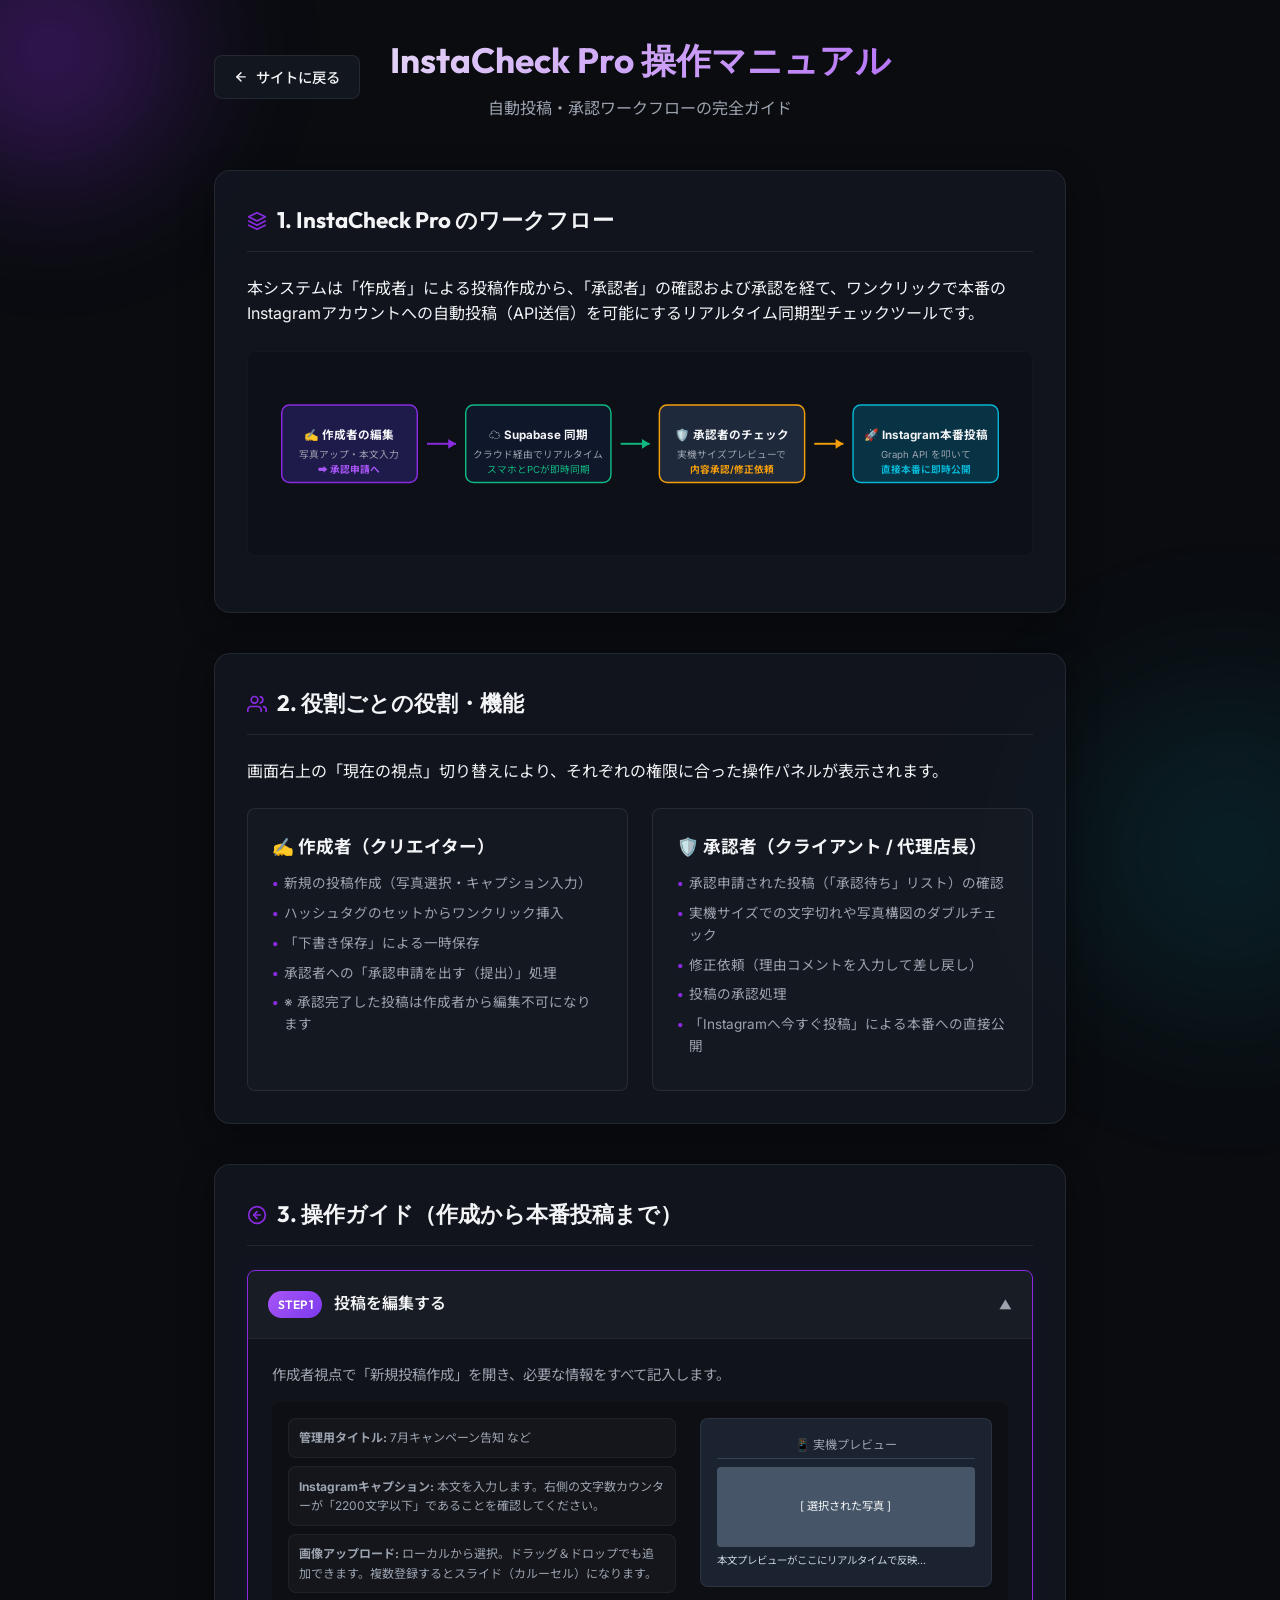
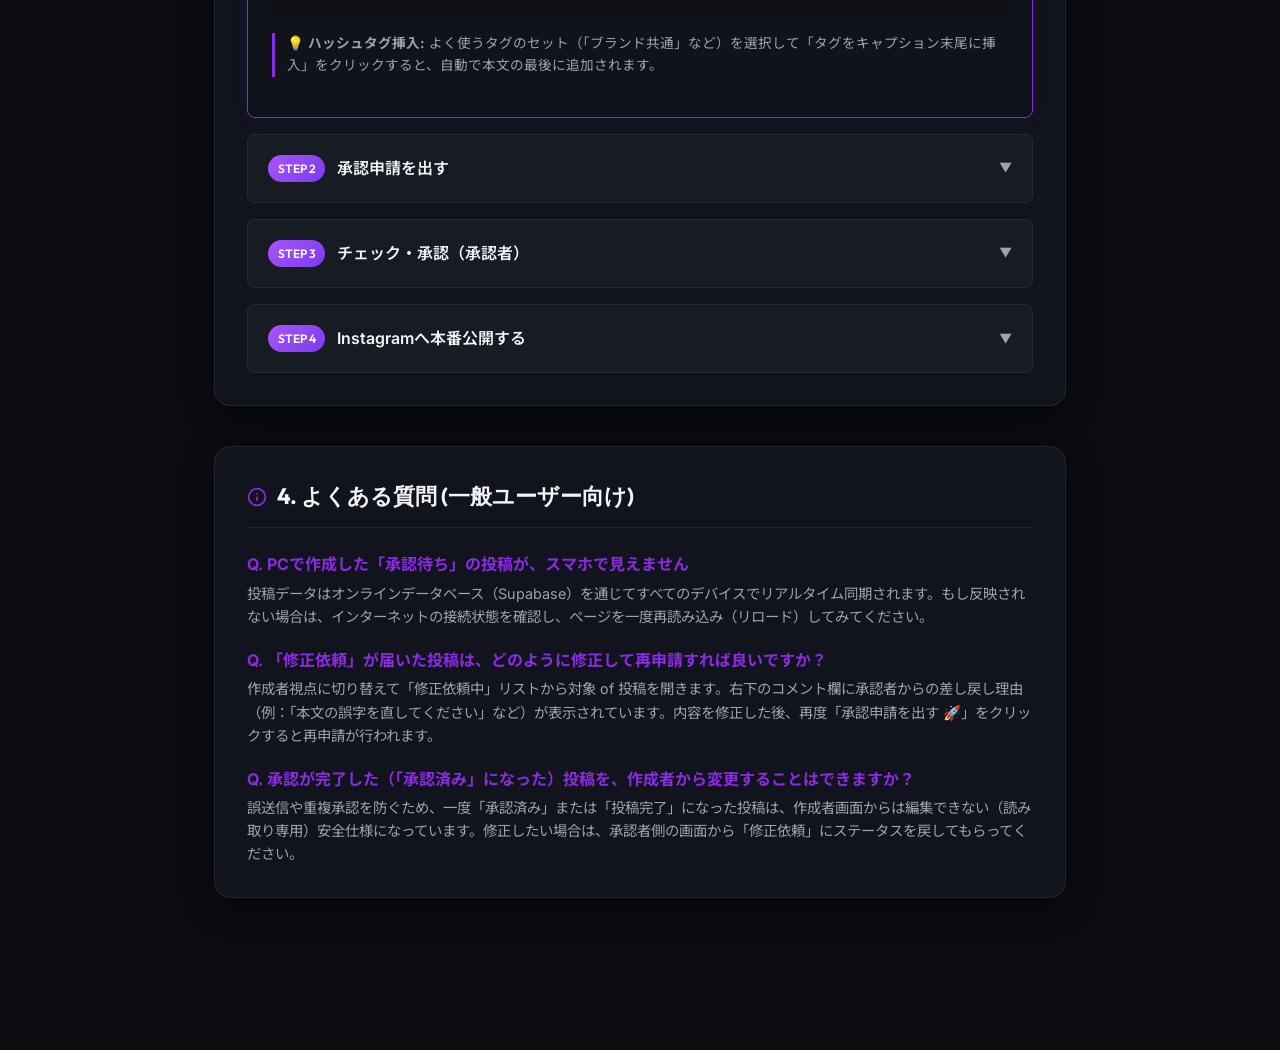
<file: help.html>
<!DOCTYPE html>
<html lang="ja">
<head>
    <meta charset="UTF-8">
    <meta name="viewport" content="width=device-width, initial-scale=1.0">
    <title>マニュアル | InstaCheck Pro</title>
    <!-- Google Fonts -->
    <link rel="preconnect" href="https://fonts.googleapis.com">
    <link rel="preconnect" href="https://fonts.gstatic.com" crossorigin>
    <link href="https://fonts.googleapis.com/css2?family=Inter:wght@300;400;500;600;700&family=Outfit:wght@400;500;600;700&family=Noto+Sans+JP:wght@400;500;700&display=swap" rel="stylesheet">
    <style>
        :root {
            --bg-dark: #0a0c10;
            --bg-dark-secondary: #12161f;
            --bg-card: rgba(22, 28, 39, 0.6);
            --border-dark: rgba(255, 255, 255, 0.08);
            --border-glow: rgba(138, 43, 226, 0.3);
            
            --text-primary: #f3f4f6;
            --text-secondary: #9ca3af;
            --text-muted: #6b7280;
            
            --accent: #8a2be2;
            --accent-glow: rgba(138, 43, 226, 0.4);
            --gradient-accent: linear-gradient(135deg, #a855f7 0%, #7c3aed 100%);
            
            --status-draft: #9ca3af;
            --status-pending: #f59e0b;
            --status-approved: #10b981;
            --status-published: #06b6d4;
            --status-changes: #ef4444;
            
            --radius-sm: 8px;
            --radius-md: 16px;
            --radius-lg: 24px;
        }

        * {
            box-sizing: border-box;
            margin: 0;
            padding: 0;
        }

        body {
            font-family: 'Inter', 'Noto Sans JP', sans-serif;
            background-color: var(--bg-dark);
            color: var(--text-primary);
            line-height: 1.6;
            padding-bottom: 5rem;
            overflow-x: hidden;
        }

        /* Background grids & glows */
        .ambient-glow {
            position: fixed;
            width: 400px;
            height: 400px;
            background: radial-gradient(circle, var(--accent-glow) 0%, rgba(0,0,0,0) 70%);
            top: -150px;
            left: -150px;
            z-index: -1;
            filter: blur(50px);
            pointer-events: none;
        }
        .ambient-glow-2 {
            position: fixed;
            width: 500px;
            height: 500px;
            background: radial-gradient(circle, rgba(6, 182, 212, 0.15) 0%, rgba(0,0,0,0) 70%);
            bottom: -200px;
            right: -200px;
            z-index: -1;
            filter: blur(60px);
            pointer-events: none;
        }

        .container {
            max-width: 900px;
            margin: 0 auto;
            padding: 2rem 1.5rem;
        }

        /* Header block */
        header {
            margin-bottom: 3rem;
            text-align: center;
            position: relative;
        }
        .back-btn {
            position: absolute;
            left: 0;
            top: 50%;
            transform: translateY(-50%);
            background: var(--bg-dark-secondary);
            border: 1px solid var(--border-dark);
            color: var(--text-primary);
            padding: 0.6rem 1.2rem;
            border-radius: var(--radius-sm);
            text-decoration: none;
            font-size: 0.9rem;
            font-weight: 500;
            display: inline-flex;
            align-items: center;
            gap: 0.5rem;
            transition: all 0.3s ease;
        }
        .back-btn:hover {
            border-color: var(--accent);
            box-shadow: 0 0 12px var(--accent-glow);
            transform: translateY(-50%) translateX(-3px);
        }
        h1 {
            font-family: 'Outfit', sans-serif;
            font-size: 2.2rem;
            background: linear-gradient(120deg, #f3f4f6, #a855f7);
            -webkit-background-clip: text;
            -webkit-text-fill-color: transparent;
            margin-bottom: 0.5rem;
        }
        .subtitle {
            color: var(--text-secondary);
            font-size: 1rem;
        }

        /* Glassmorphic Section Cards */
        section {
            background: var(--bg-card);
            border: 1px solid var(--border-dark);
            border-radius: var(--radius-md);
            padding: 2rem;
            margin-bottom: 2.5rem;
            backdrop-filter: blur(12px);
            box-shadow: 0 8px 32px rgba(0, 0, 0, 0.4);
        }
        section h2 {
            font-family: 'Outfit', sans-serif;
            font-size: 1.4rem;
            margin-bottom: 1.5rem;
            display: flex;
            align-items: center;
            gap: 0.6rem;
            border-bottom: 1px solid var(--border-dark);
            padding-bottom: 0.75rem;
        }

        /* SVG Workflow Chart Styling */
        .flow-diagram-container {
            display: flex;
            justify-content: center;
            background: rgba(10, 12, 16, 0.5);
            padding: 1.5rem;
            border-radius: var(--radius-sm);
            border: 1px solid rgba(255,255,255,0.03);
            margin: 1.5rem 0;
            overflow-x: auto;
        }
        .flow-diagram {
            width: 100%;
            max-width: 760px;
            height: auto;
        }

        /* Role cards styling */
        .role-grid {
            display: grid;
            grid-template-columns: 1fr 1fr;
            gap: 1.5rem;
            margin-top: 1.5rem;
        }
        .role-card {
            background: rgba(255, 255, 255, 0.02);
            border: 1px solid var(--border-dark);
            border-radius: var(--radius-sm);
            padding: 1.5rem;
            transition: all 0.3s ease;
        }
        .role-card:hover {
            border-color: rgba(138, 43, 226, 0.4);
            background: rgba(138, 43, 226, 0.03);
            transform: translateY(-3px);
        }
        .role-card h3 {
            font-size: 1.1rem;
            margin-bottom: 0.75rem;
            display: flex;
            align-items: center;
            gap: 0.5rem;
        }
        .role-card ul {
            list-style: none;
            padding-left: 0;
        }
        .role-card li {
            font-size: 0.85rem;
            color: var(--text-secondary);
            margin-bottom: 0.5rem;
            display: flex;
            align-items: flex-start;
            gap: 0.4rem;
        }
        .role-card li::before {
            content: "•";
            color: var(--accent);
            font-weight: bold;
        }

        /* Workflow Step Cards (Interactive/Accordion style) */
        .step-list {
            display: flex;
            flex-direction: column;
            gap: 1rem;
        }
        .step-item {
            border: 1px solid var(--border-dark);
            border-radius: var(--radius-sm);
            overflow: hidden;
            background: rgba(255, 255, 255, 0.01);
            transition: all 0.3s ease;
        }
        .step-item.active {
            border-color: var(--accent);
            box-shadow: 0 0 15px rgba(138, 43, 226, 0.1);
        }
        .step-header {
            padding: 1.25rem;
            background: rgba(255, 255, 255, 0.02);
            cursor: pointer;
            display: flex;
            justify-content: space-between;
            align-items: center;
            font-weight: 600;
        }
        .step-badge {
            background: var(--gradient-accent);
            font-size: 0.75rem;
            padding: 0.25rem 0.6rem;
            border-radius: 20px;
            color: white;
            margin-right: 0.75rem;
            font-family: 'Outfit', sans-serif;
        }
        .step-title {
            flex: 1;
            display: flex;
            align-items: center;
        }
        .step-icon-arrow {
            font-size: 0.8rem;
            transition: transform 0.3s ease;
            color: var(--text-secondary);
        }
        .step-item.active .step-icon-arrow {
            transform: rotate(180deg);
        }
        .step-content {
            padding: 1.5rem;
            border-top: 1px solid var(--border-dark);
            display: none;
            background: rgba(10, 12, 16, 0.3);
        }
        .step-item.active .step-content {
            display: block;
        }
        .step-content p {
            font-size: 0.9rem;
            color: var(--text-secondary);
            margin-bottom: 1rem;
        }

        /* Mockup layout illustration inside help page */
        .mockup-container {
            display: flex;
            gap: 1.5rem;
            align-items: flex-start;
            margin: 1rem 0;
            background: rgba(0,0,0,0.2);
            padding: 1rem;
            border-radius: var(--radius-sm);
        }
        .mockup-left {
            flex: 1.2;
        }
        .mockup-right {
            flex: 0.8;
            background: #1b2230;
            border: 1px solid var(--border-dark);
            border-radius: var(--radius-sm);
            padding: 1rem;
        }
        .mini-form-group {
            background: rgba(255,255,255,0.03);
            border: 1px solid rgba(255,255,255,0.05);
            padding: 0.6rem;
            border-radius: var(--radius-sm);
            margin-bottom: 0.5rem;
            font-size: 0.75rem;
            color: var(--text-secondary);
        }
        .highlight-box {
            border-left: 3px solid var(--accent);
            padding-left: 0.75rem;
            margin: 1rem 0;
            font-size: 0.85rem;
            color: var(--text-secondary);
        }

        .alert-box {
            background: rgba(245, 158, 11, 0.08);
            border: 1px solid rgba(245, 158, 11, 0.2);
            padding: 1rem;
            border-radius: var(--radius-sm);
            color: #fbbf24;
            font-size: 0.85rem;
            margin-top: 1rem;
            display: flex;
            gap: 0.6rem;
            align-items: flex-start;
        }

        @media (max-width: 768px) {
            .role-grid {
                grid-template-columns: 1fr;
            }
            .mockup-container {
                flex-direction: column;
                align-items: stretch;
            }
            .mockup-right {
                width: 100%;
            }
            h1 {
                font-size: 1.8rem;
            }
            .back-btn {
                position: relative;
                transform: none;
                left: auto;
                top: auto;
                display: inline-flex;
                margin-bottom: 1.5rem;
            }
            header {
                text-align: left;
            }
        }
    </style>
</head>
<body>
    <div class="ambient-glow"></div>
    <div class="ambient-glow-2"></div>

    <div class="container">
        <!-- Header -->
        <header>
            <a href="index.html" class="back-btn">
                <svg width="14" height="14" viewBox="0 0 24 24" fill="none" stroke="currentColor" stroke-width="2.5" stroke-linecap="round" stroke-linejoin="round"><line x1="19" y1="12" x2="5" y2="12"></line><polyline points="12 19 5 12 12 5"></polyline></svg>
                サイトに戻る
            </a>
            <h1>InstaCheck Pro 操作マニュアル</h1>
            <p class="subtitle">自動投稿・承認ワークフローの完全ガイド</p>
        </header>

        <!-- 1. システム全体概要（イラスト付き） -->
        <section id="overview">
            <h2>
                <svg width="20" height="20" viewBox="0 0 24 24" fill="none" stroke="var(--accent)" stroke-width="2" stroke-linecap="round" stroke-linejoin="round"><path d="M12 2L2 7l10 5 10-5-10-5zM2 17l10 5 10-5M2 12l10 5 10-5"/></svg>
                1. InstaCheck Pro のワークフロー
            </h2>
            <p>本システムは「作成者」による投稿作成から、「承認者」の確認および承認を経て、ワンクリックで本番のInstagramアカウントへの自動投稿（API送信）を可能にするリアルタイム同期型チェックツールです。</p>
            
            <!-- SVGビジュアルワークフロー図 -->
            <div class="flow-diagram-container">
                <svg class="flow-diagram" viewBox="0 0 760 160" xmlns="http://www.w3.org/2000/svg">
                    <!-- Flow nodes -->
                    <!-- Node 1 -->
                    <rect x="10" y="30" width="140" height="80" rx="8" fill="#1e1b4b" stroke="#8a2be2" stroke-width="1.5"/>
                    <text x="80" y="65" fill="#f3f4f6" font-size="12" font-weight="bold" text-anchor="middle">✍️ 作成者の編集</text>
                    <text x="80" y="85" fill="#9ca3af" font-size="10" text-anchor="middle">写真アップ・本文入力</text>
                    <text x="80" y="100" fill="#a855f7" font-size="10" font-weight="bold" text-anchor="middle">➡ 承認申請へ</text>

                    <!-- Arrow 1 -->
                    <path d="M 160 70 L 190 70" stroke="#8a2be2" stroke-width="2" fill="none"/>
                    <polygon points="190,70 182,65 182,75" fill="#8a2be2"/>

                    <!-- Node 2 (Database) -->
                    <rect x="200" y="30" width="150" height="80" rx="8" fill="#0f172a" stroke="#10b981" stroke-width="1.5"/>
                    <text x="275" y="65" fill="#f3f4f6" font-size="12" font-weight="bold" text-anchor="middle">☁️ Supabase 同期</text>
                    <text x="275" y="85" fill="#9ca3af" font-size="10" text-anchor="middle">クラウド経由でリアルタイム</text>
                    <text x="275" y="100" fill="#10b981" font-size="10" text-anchor="middle">スマホとPCが即時同期</text>

                    <!-- Arrow 2 -->
                    <path d="M 360 70 L 390 70" stroke="#10b981" stroke-width="2" fill="none"/>
                    <polygon points="390,70 382,65 382,75" fill="#10b981"/>

                    <!-- Node 3 -->
                    <rect x="400" y="30" width="150" height="80" rx="8" fill="#1e293b" stroke="#f59e0b" stroke-width="1.5"/>
                    <text x="475" y="65" fill="#f3f4f6" font-size="12" font-weight="bold" text-anchor="middle">🛡️ 承認者のチェック</text>
                    <text x="475" y="85" fill="#9ca3af" font-size="10" text-anchor="middle">実機サイズプレビューで</text>
                    <text x="475" y="100" fill="#f59e0b" font-size="10" font-weight="bold" text-anchor="middle">内容承認/修正依頼</text>

                    <!-- Arrow 3 -->
                    <path d="M 560 70 L 590 70" stroke="#f59e0b" stroke-width="2" fill="none"/>
                    <polygon points="590,70 582,65 582,75" fill="#f59e0b"/>

                    <!-- Node 4 -->
                    <rect x="600" y="30" width="150" height="80" rx="8" fill="#083344" stroke="#06b6d4" stroke-width="1.5"/>
                    <text x="675" y="65" fill="#f3f4f6" font-size="12" font-weight="bold" text-anchor="middle">🚀 Instagram本番投稿</text>
                    <text x="675" y="85" fill="#9ca3af" font-size="10" text-anchor="middle">Graph API を叩いて</text>
                    <text x="675" y="100" fill="#06b6d4" font-size="10" font-weight="bold" text-anchor="middle">直接本番に即時公開</text>
                </svg>
            </div>
        </section>

        <!-- 2. 役割別の機能説明 -->
        <section id="roles">
            <h2>
                <svg width="20" height="20" viewBox="0 0 24 24" fill="none" stroke="var(--accent)" stroke-width="2" stroke-linecap="round" stroke-linejoin="round"><path d="M17 21v-2a4 4 0 0 0-4-4H5a4 4 0 0 0-4 4v2"/><circle cx="9" cy="7" r="4"/><path d="M23 21v-2a4 4 0 0 0-3-3.87"/><path d="M16 3.13a4 4 0 0 1 0 7.75"/></svg>
                2. 役割ごとの役割・機能
            </h2>
            <p>画面右上の「現在の視点」切り替えにより、それぞれの権限に合った操作パネルが表示されます。</p>

            <div class="role-grid">
                <div class="role-card">
                    <h3>✍️ 作成者（クリエイター）</h3>
                    <ul>
                        <li>新規の投稿作成（写真選択・キャプション入力）</li>
                        <li>ハッシュタグのセットからワンクリック挿入</li>
                        <li>「下書き保存」による一時保存</li>
                        <li>承認者への「承認申請を出す（提出）」処理</li>
                        <li>※ 承認完了した投稿は作成者から編集不可になります</li>
                    </ul>
                </div>
                <div class="role-card">
                    <h3>🛡️ 承認者（クライアント / 代理店長）</h3>
                    <ul>
                        <li>承認申請された投稿（「承認待ち」リスト）の確認</li>
                        <li>実機サイズでの文字切れや写真構図のダブルチェック</li>
                        <li>修正依頼（理由コメントを入力して差し戻し）</li>
                        <li>投稿の承認処理</li>
                        <li>「Instagramへ今すぐ投稿」による本番への直接公開</li>
                    </ul>
                </div>
            </div>
        </section>

        <!-- 3. 詳細な使い方ステップ -->
        <section id="steps">
            <h2>
                <svg width="20" height="20" viewBox="0 0 24 24" fill="none" stroke="var(--accent)" stroke-width="2" stroke-linecap="round" stroke-linejoin="round"><circle cx="12" cy="12" r="10"/><polyline points="12 8 8 12 12 16"/><line x1="16" y1="12" x2="8" y2="12"/></svg>
                3. 操作ガイド（作成から本番投稿まで）
            </h2>
            
            <div class="step-list">
                <!-- Step 1 -->
                <div class="step-item active">
                    <div class="step-header" onclick="toggleStep(this)">
                        <div class="step-title">
                            <span class="step-badge">STEP 1</span>
                            投稿を編集する
                        </div>
                        <span class="step-icon-arrow">▼</span>
                    </div>
                    <div class="step-content">
                        <p>作成者視点で「新規投稿作成」を開き、必要な情報をすべて記入します。</p>
                        <div class="mockup-container">
                            <div class="mockup-left">
                                <div class="mini-form-group"><strong>管理用タイトル:</strong> 7月キャンペーン告知 など</div>
                                <div class="mini-form-group"><strong>Instagramキャプション:</strong> 本文を入力します。右側の文字数カウンターが「2200文字以下」であることを確認してください。</div>
                                <div class="mini-form-group"><strong>画像アップロード:</strong> ローカルから選択。ドラッグ＆ドロップでも追加できます。複数登録するとスライド（カルーセル）になります。</div>
                            </div>
                            <div class="mockup-right">
                                <div style="font-size:0.75rem; text-align:center; color:var(--text-secondary); border-bottom:1px solid #334155; padding-bottom:0.25rem; margin-bottom:0.5rem;">📱 実機プレビュー</div>
                                <div style="width:100%; height:80px; background:#475569; border-radius:4px; margin-bottom:0.4rem; display:flex; align-items:center; justify-content:center; font-size:0.7rem;">[ 選択された写真 ]</div>
                                <div style="font-size:0.65rem; color:#cbd5e1; white-space:nowrap; overflow:hidden; text-overflow:ellipsis;">本文プレビューがここにリアルタイムで反映...</div>
                            </div>
                        </div>
                        <div class="highlight-box">
                            💡 <strong>ハッシュタグ挿入:</strong> よく使うタグのセット（「ブランド共通」など）を選択して「タグをキャプション末尾に挿入」をクリックすると、自動で本文の最後に追加されます。
                        </div>
                    </div>
                </div>

                <!-- Step 2 -->
                <div class="step-item">
                    <div class="step-header" onclick="toggleStep(this)">
                        <div class="step-title">
                            <span class="step-badge">STEP 2</span>
                            承認申請を出す
                        </div>
                        <span class="step-icon-arrow">▼</span>
                    </div>
                    <div class="step-content">
                        <p>作成した投稿は、承認者の確認をとるために「申請」処理を行います。</p>
                        <div class="mini-form-group" style="border-left:3px solid var(--status-pending); padding-left:1rem;">
                            <strong>モーダル下部の「承認申請を出す 🚀」をクリックします。</strong>
                        </div>
                        <p>申請された投稿は自動的にステータスが「承認待ち」となり、サイドバーの「承認待ち」カテゴリーに移動します。</p>
                        <div class="highlight-box">
                            💡 <strong>リアルタイム同期:</strong> クラウド上で即時に状態が保存されるため、PCで「承認申請」ボタンを押した瞬間に、スマホ側の承認画面にも通知なしで新規の「承認待ち」投稿が追加されます。
                        </div>
                    </div>
                </div>

                <!-- Step 3 -->
                <div class="step-item">
                    <div class="step-header" onclick="toggleStep(this)">
                        <div class="step-title">
                            <span class="step-badge">STEP 3</span>
                            チェック・承認（承認者）
                        </div>
                        <span class="step-icon-arrow">▼</span>
                    </div>
                    <div class="step-content">
                        <p>承認者は、申請された内容が公開に適しているか最終チェックをします。</p>
                        <p>視点を「🛡️ 承認者」に切り替え、対象の投稿を開きます。</p>
                        <div class="role-grid" style="margin: 1rem 0;">
                            <div style="background:rgba(239, 68, 68, 0.05); border:1px solid rgba(239, 68, 68, 0.1); padding:0.8rem; border-radius:4px; font-size:0.8rem;">
                                <strong style="color:var(--status-changes);">⚠️ 修正してほしい場合:</strong><br>
                                下部のコメント欄に「テキストの誤字を直してください」など指示を書き、<strong>「修正依頼をする ⚠️」</strong> をクリックします。ステータスは「修正依頼中」に変わり、作成者にフィードバックされます。
                            </div>
                            <div style="background:rgba(16, 185, 129, 0.05); border:1px solid rgba(16, 185, 129, 0.1); padding:0.8rem; border-radius:4px; font-size:0.8rem;">
                                <strong style="color:var(--status-approved);">✅ 承認して公開OKな場合:</strong><br>
                                <strong>「投稿を承認する ✅」</strong> をクリックします。これで投稿は「承認済み」となり、本番公開が可能になります。
                            </div>
                        </div>
                    </div>
                </div>

                <!-- Step 4 -->
                <div class="step-item">
                    <div class="step-header" onclick="toggleStep(this)">
                        <div class="step-title">
                            <span class="step-badge">STEP 4</span>
                            Instagramへ本番公開する
                        </div>
                        <span class="step-icon-arrow">▼</span>
                    </div>
                    <div class="step-content">
                        <p>承認された投稿は、承認者または管理者の手によって、本番のInstagramフィードへ送信・公開します。</p>
                        <div class="mini-form-group" style="background:rgba(6, 182, 212, 0.08); border-left:3px solid var(--status-published); padding-left:1rem; color:#22d3ee;">
                            <strong>1. 「承認済み」の投稿を開きます。</strong><br>
                            <strong>2. 画面の右下にある、赤紫色の「Instagramへ今すぐ投稿 🚀」をクリックします。</strong>
                        </div>
                        <p>クリック後、API処理が開始されます（画像のアップロード・公開コンテナの作成が走り、数秒間「投稿処理中... ⏳」と表示されます）。</p>
                        <p>「自動投稿が正常に完了しました！」とポップアップが出れば、<strong>実際にあなたの公式Instagramフィードに投稿が公開されています。</strong></p>
                    </div>
                </div>
            </div>
        </section>

        <!-- 4. よくある質問 (一般ユーザー向け) -->
        <section id="faq">
            <h2>
                <svg width="20" height="20" viewBox="0 0 24 24" fill="none" stroke="var(--accent)" stroke-width="2" stroke-linecap="round" stroke-linejoin="round"><circle cx="12" cy="12" r="10"/><line x1="12" y1="16" x2="12" y2="12"/><line x1="12" y1="8" x2="12.01" y2="8"/></svg>
                4. よくある質問 (一般ユーザー向け)
            </h2>
            
            <div style="display:flex; flex-direction:column; gap:1.25rem;">
                <div>
                    <strong style="color:var(--accent);">Q. PCで作成した「承認待ち」の投稿が、スマホで見えません</strong>
                    <p style="font-size:0.9rem; color:var(--text-secondary); margin-top:0.25rem;">投稿データはオンラインデータベース（Supabase）を通じてすべてのデバイスでリアルタイム同期されます。もし反映されない場合は、インターネットの接続状態を確認し、ページを一度再読み込み（リロード）してみてください。</p>
                </div>
                <div>
                    <strong style="color:var(--accent);">Q. 「修正依頼」が届いた投稿は、どのように修正して再申請すれば良いですか？</strong>
                    <p style="font-size:0.9rem; color:var(--text-secondary); margin-top:0.25rem;">作成者視点に切り替えて「修正依頼中」リストから対象 of 投稿を開きます。右下のコメント欄に承認者からの差し戻し理由（例：「本文の誤字を直してください」など）が表示されています。内容を修正した後、再度「承認申請を出す 🚀」をクリックすると再申請が行われます。</p>
                </div>
                <div>
                    <strong style="color:var(--accent);">Q. 承認が完了した（「承認済み」になった）投稿を、作成者から変更することはできますか？</strong>
                    <p style="font-size:0.9rem; color:var(--text-secondary); margin-top:0.25rem;">誤送信や重複承認を防ぐため、一度「承認済み」または「投稿完了」になった投稿は、作成者画面からは編集できない（読み取り専用）安全仕様になっています。修正したい場合は、承認者側の画面から「修正依頼」にステータスを戻してもらってください。</p>
                </div>
            </div>
        </section>
    </div>

    <script>
        function toggleStep(element) {
            const stepItem = element.parentElement;
            const isActive = stepItem.classList.contains('active');
            
            // 全てのステップを一度閉じる
            document.querySelectorAll('.step-item').forEach(item => {
                item.classList.remove('active');
            });
            
            // クリックされたものがアクティブでなかった場合のみ開く
            if (!isActive) {
                stepItem.classList.add('active');
            }
        }
    </script>
</body>
</html>
</file>
